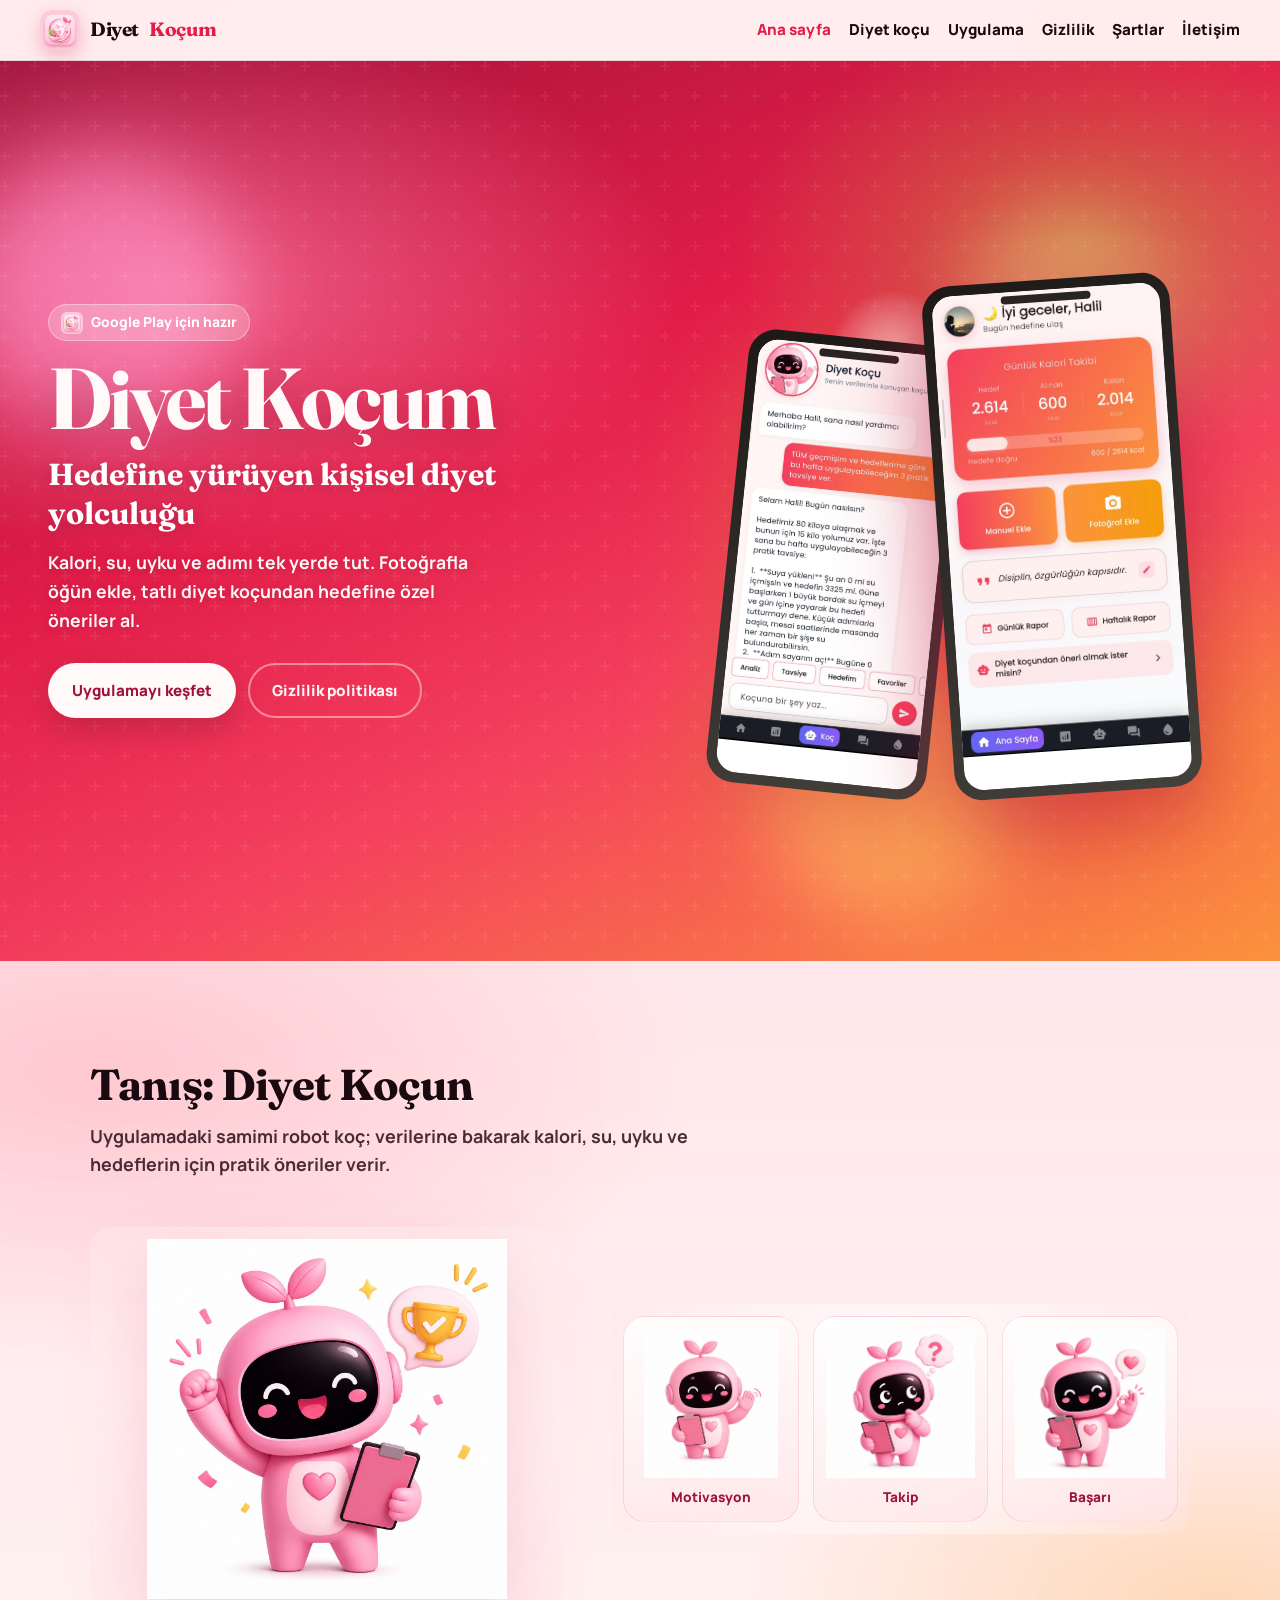
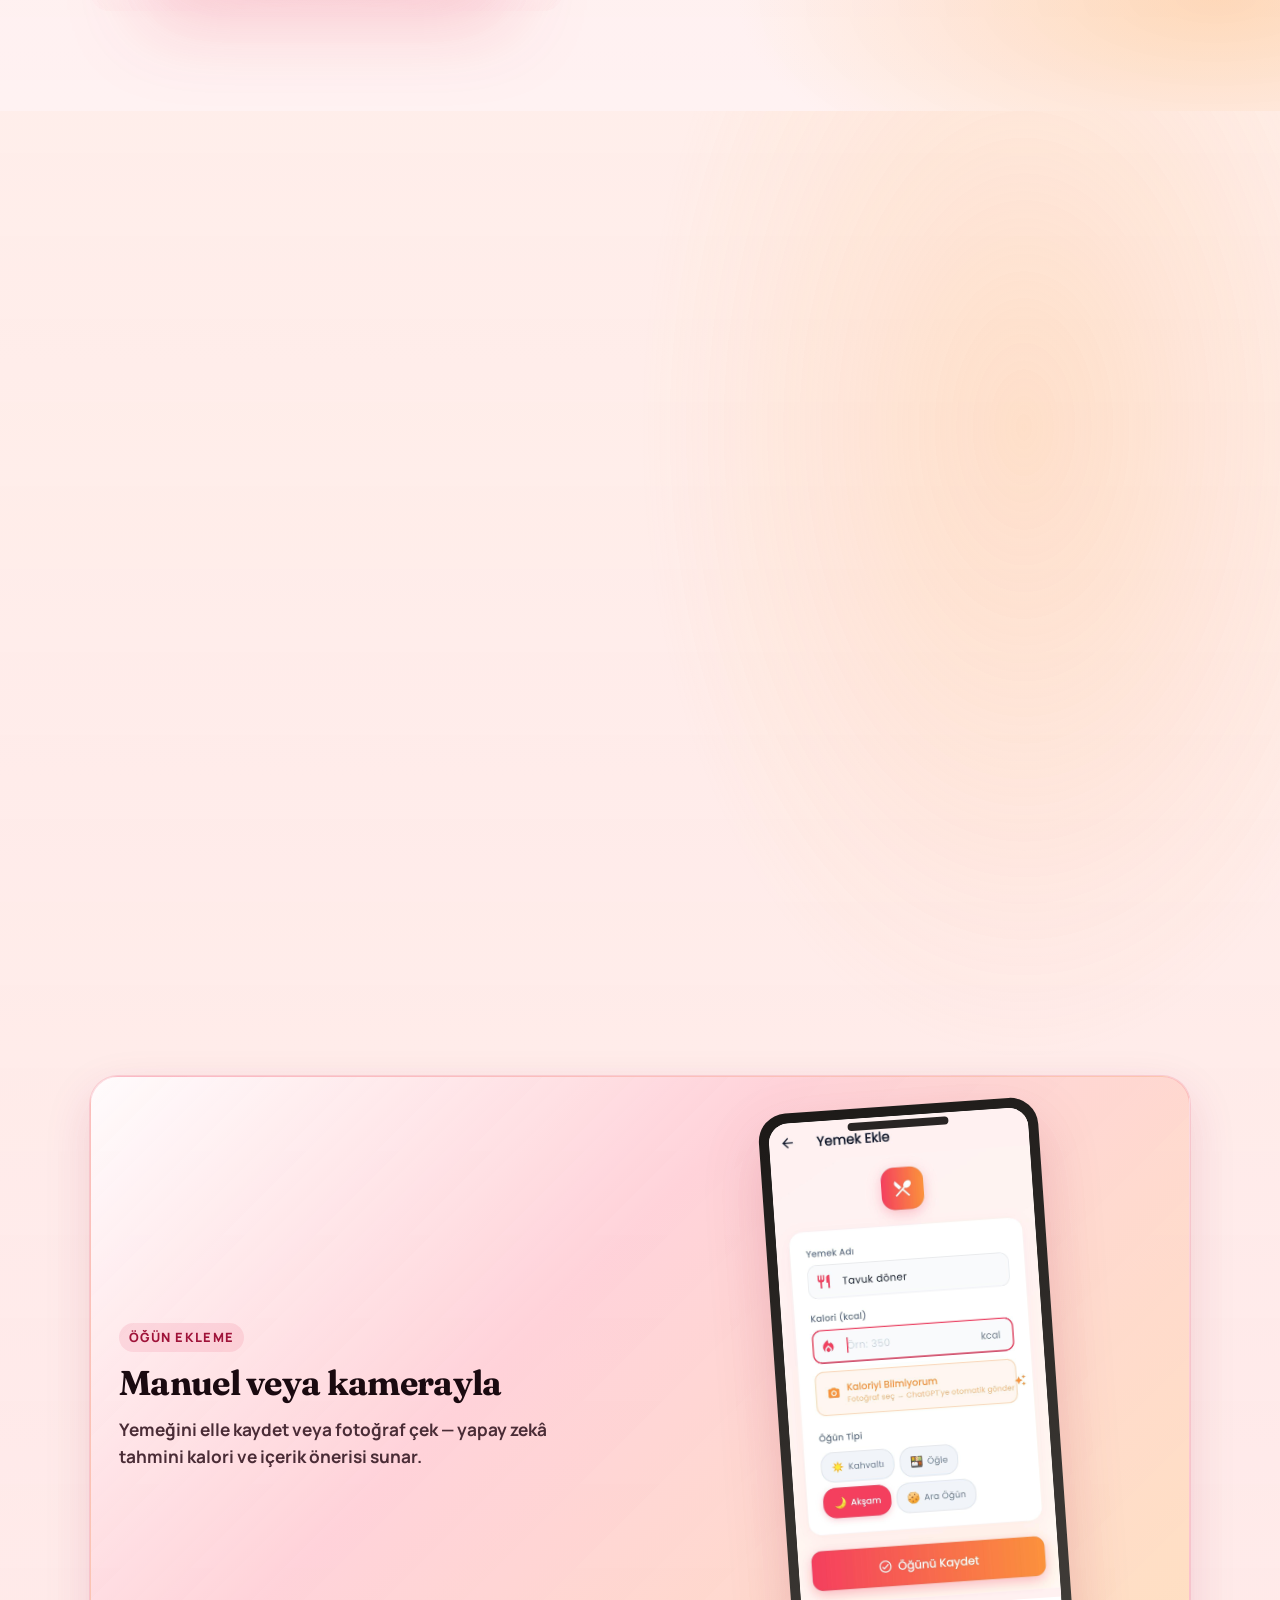
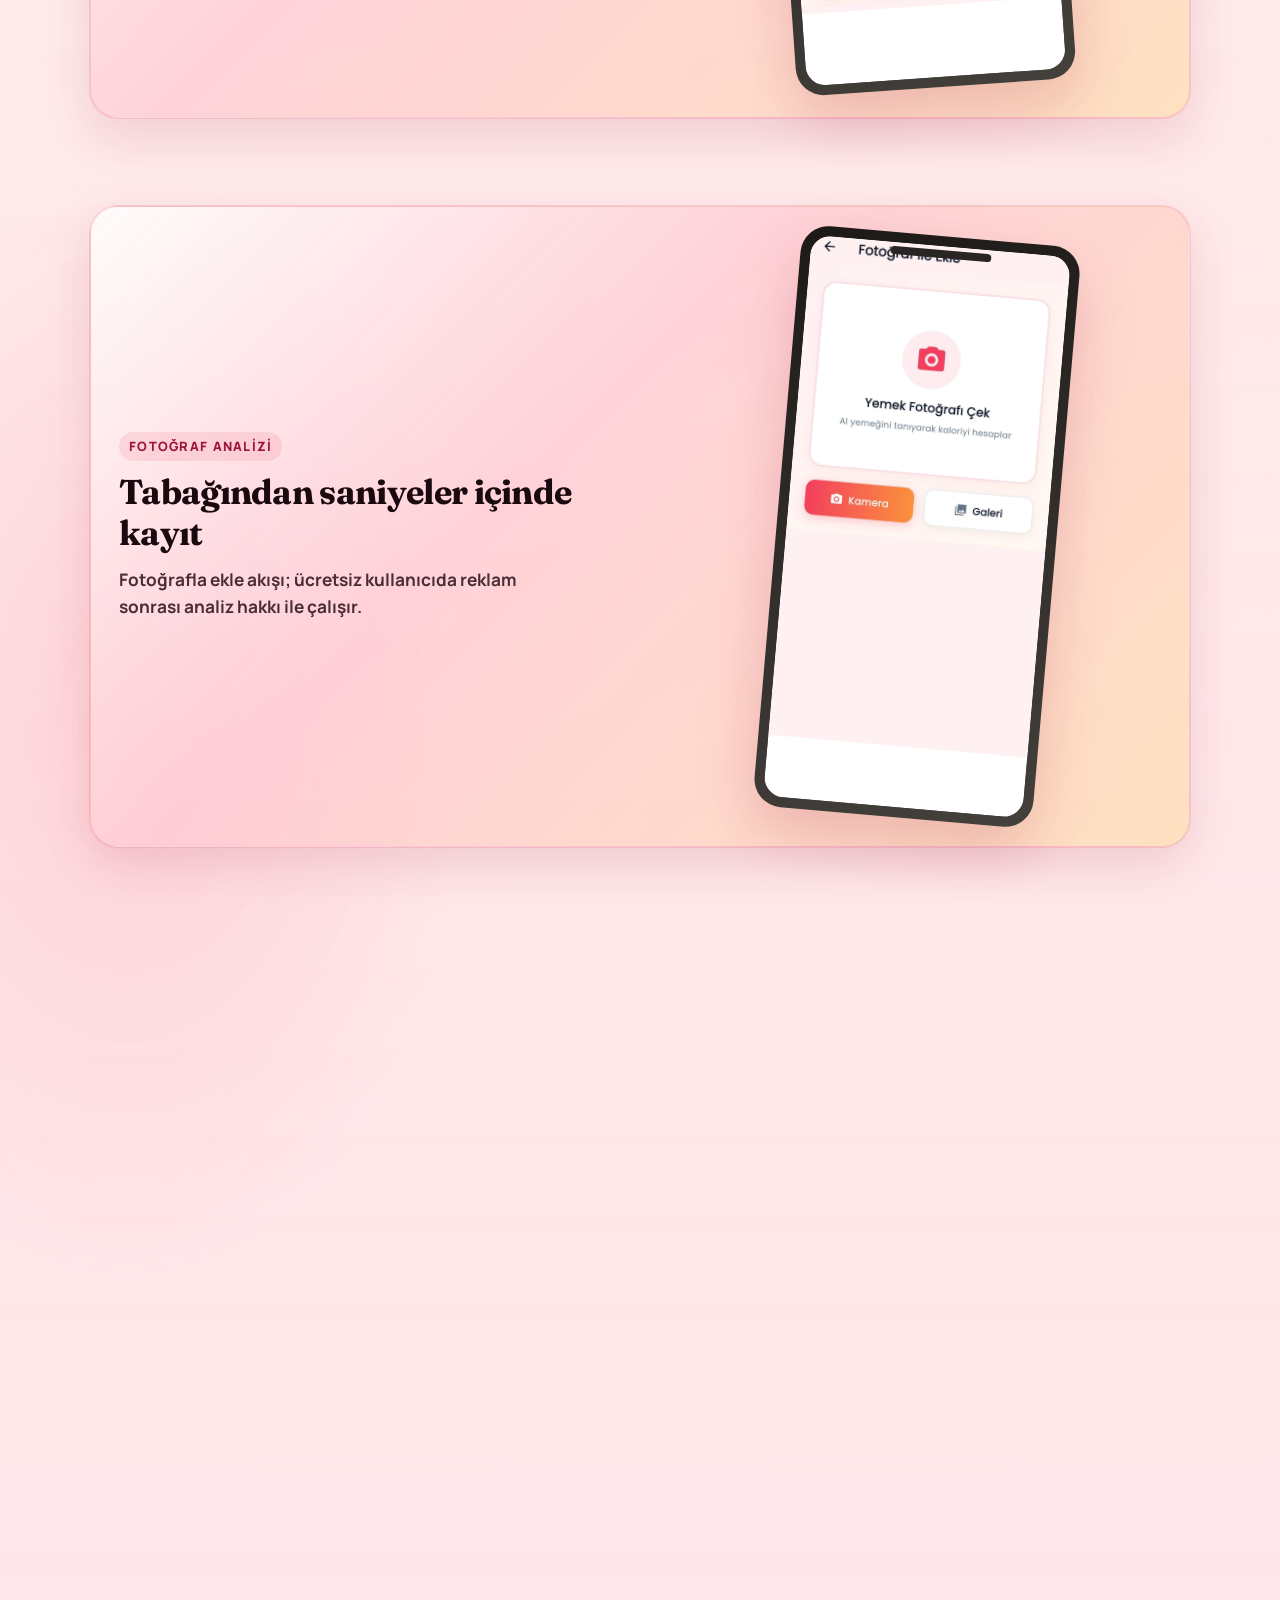
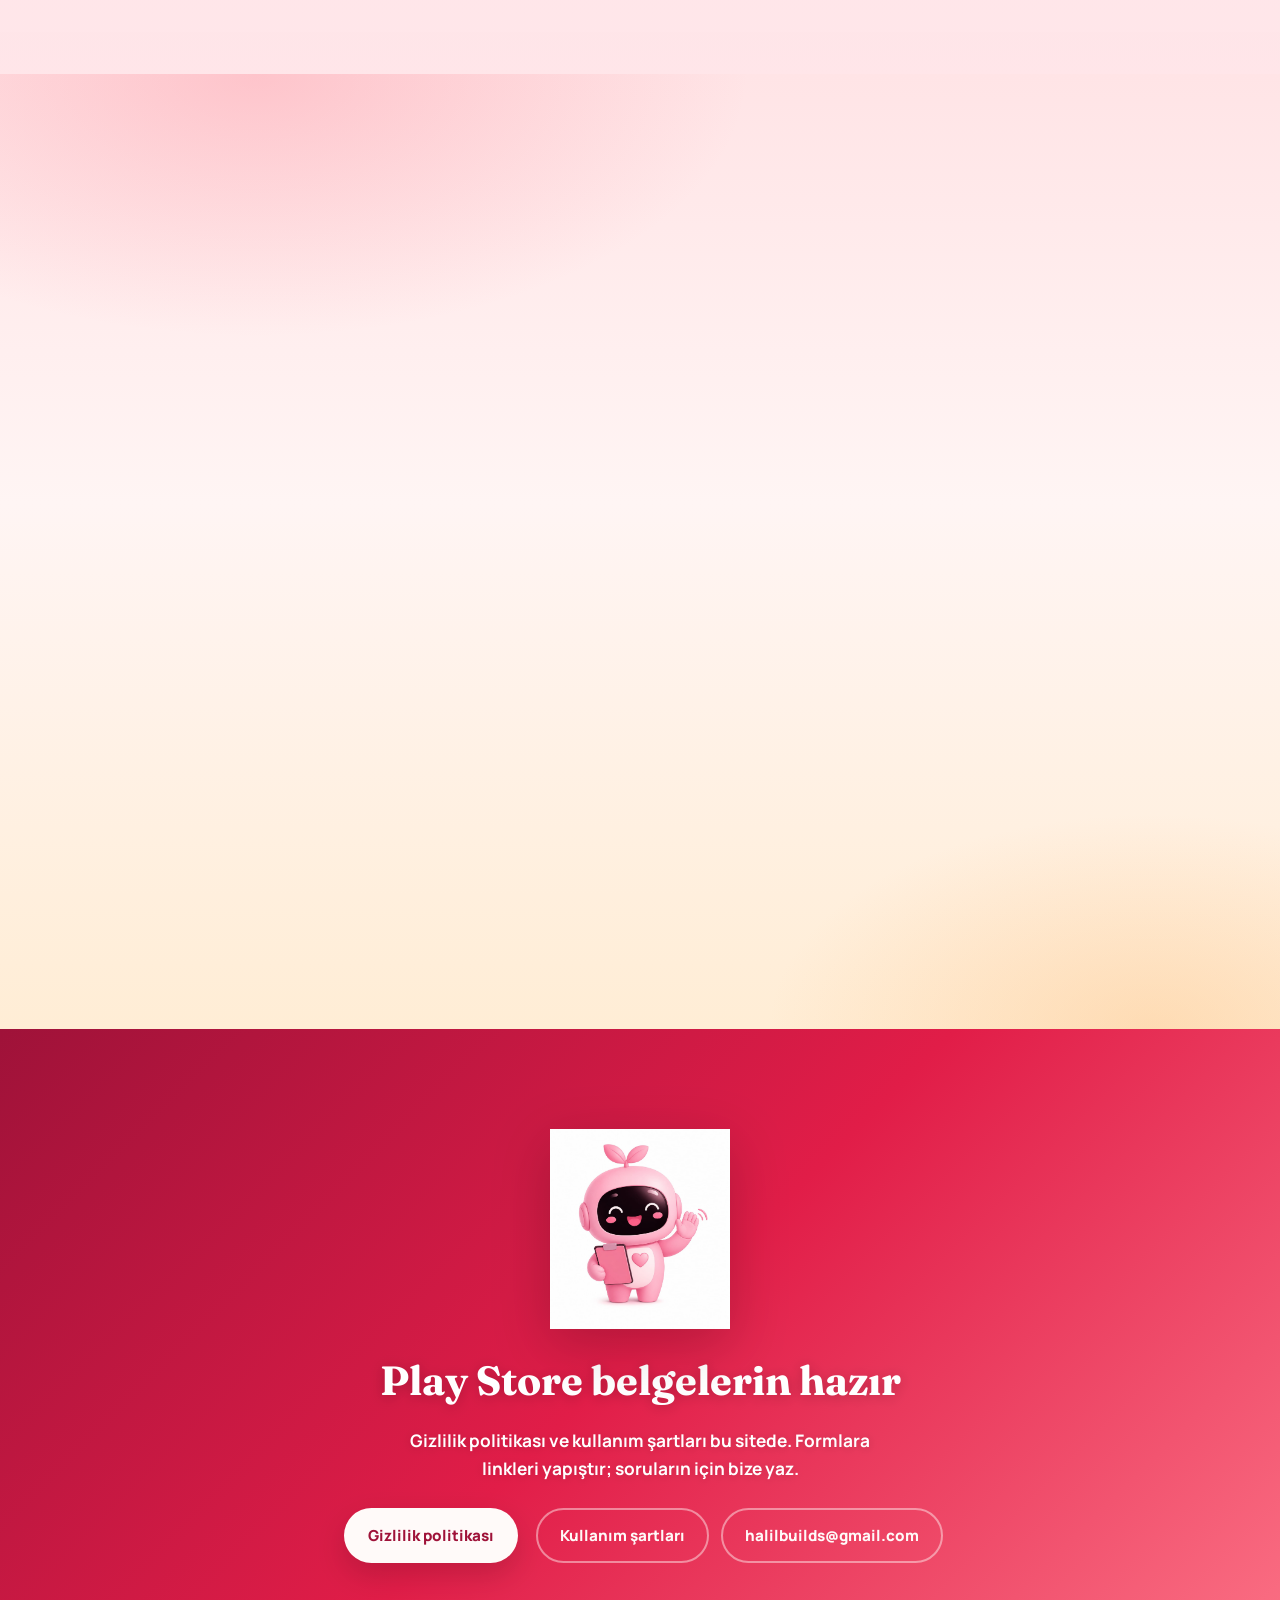
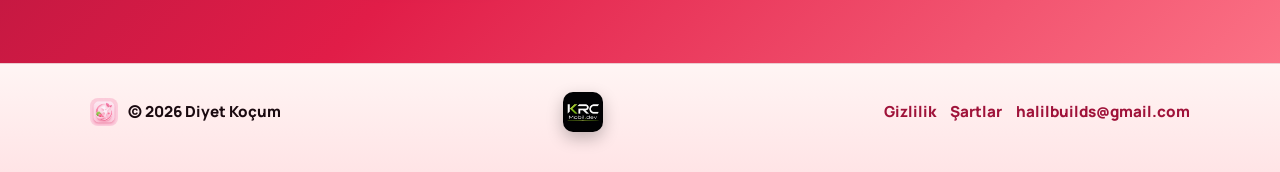
<file: index.html>
<!DOCTYPE html>
<html lang="tr">
<head>
  <meta charset="utf-8" />
  <meta name="viewport" content="width=device-width, initial-scale=1" />
  <title>Diyet Koçum — Akıllı diyet takip uygulaması</title>
  <meta
    name="description"
    content="Diyet Koçum: kalori, su, uyku ve adım takibi; yapay zekâ ile yemek analizi ve kişisel diyet koçu."
  />
  <meta name="theme-color" content="#e11d48" />
  <link rel="icon" href="favicon.jpeg" type="image/jpeg" />
  <link rel="apple-touch-icon" href="images/uygulama_iconu.jpeg" />
  <link rel="preconnect" href="https://fonts.googleapis.com" />
  <link rel="preconnect" href="https://fonts.gstatic.com" crossorigin />
  <link
    href="https://fonts.googleapis.com/css2?family=Fraunces:opsz,wght@9..144,500;9..144,700&family=Manrope:wght@400;600;700;800&display=swap"
    rel="stylesheet"
  />
  <link rel="stylesheet" href="css/styles.css" />
</head>
<body>
  <header class="site-header">
    <a class="logo" href="index.html">
      <img class="logo-app" src="images/uygulama_iconu.jpeg" alt="Diyet Koçum ikonu" width="40" height="40" />
      Diyet <span>Koçum</span>
    </a>
    <button class="nav-toggle" type="button" aria-label="Menüyü aç" aria-expanded="false">☰</button>
    <nav class="nav" aria-label="Ana menü">
      <a href="index.html" aria-current="page">Ana sayfa</a>
      <a href="#koc">Diyet koçu</a>
      <a href="#uygulama">Uygulama</a>
      <a href="privacy.html">Gizlilik</a>
      <a href="terms.html">Şartlar</a>
      <a href="mailto:halilbuilds@gmail.com">İletişim</a>
    </nav>
  </header>

  <main>
    <!-- HERO -->
    <section class="hero">
      <div class="glow glow-1" aria-hidden="true"></div>
      <div class="glow glow-2" aria-hidden="true"></div>
      <div class="glow glow-3" aria-hidden="true"></div>
      <div class="hero-copy">
        <div class="hero-badge">
          <img src="images/uygulama_iconu.jpeg" alt="" />
          Google Play için hazır
        </div>
        <p class="brand-mark">Diyet Koçum</p>
        <h1>Hedefine yürüyen kişisel diyet yolculuğu</h1>
        <p class="hero-lead">
          Kalori, su, uyku ve adımı tek yerde tut. Fotoğrafla öğün ekle,
          tatlı diyet koçundan hedefine özel öneriler al.
        </p>
        <div class="cta-row">
          <a class="btn btn-primary" href="#uygulama">Uygulamayı keşfet</a>
          <a class="btn btn-ghost" href="privacy.html">Gizlilik politikası</a>
        </div>
      </div>

      <div class="hero-stage">
        <div class="hero-cluster">
          <span class="orb orb-a"></span>
          <span class="orb orb-b"></span>
          <span class="orb orb-c"></span>
          <div class="hero-phone hero-phone-main">
            <div class="phone">
              <img src="images/anasayfa.jpeg" alt="Diyet Koçum ana sayfa ekranı" />
            </div>
          </div>
          <div class="hero-phone hero-phone-side">
            <div class="phone phone-tilt-right">
              <img src="images/chat.jpeg" alt="Sohbet ekranı" />
            </div>
          </div>
        </div>
      </div>
    </section>

    <!-- COACH -->
    <section class="section coach-band" id="koc">
      <div class="section-inner">
        <div class="section-head reveal">
          <h2>Tanış: Diyet Koçun</h2>
          <p>
            Uygulamadaki samimi robot koç; verilerine bakarak kalori, su, uyku
            ve hedeflerin için pratik öneriler verir.
          </p>
        </div>
        <div class="coach-layout">
          <div class="reveal">
            <img class="coach-main" src="images/koc1.jpeg" alt="Diyet Koçum maskotu — kutlama yapan pembe robot" />
          </div>
          <div class="coach-poses reveal">
            <figure>
              <img src="images/koc2.jpeg" alt="Koç poz 2" />
              <figcaption>Motivasyon</figcaption>
            </figure>
            <figure>
              <img src="images/koc3.jpeg" alt="Koç poz 3" />
              <figcaption>Takip</figcaption>
            </figure>
            <figure>
              <img src="images/koc4.jpeg" alt="Koç poz 4" />
              <figcaption>Başarı</figcaption>
            </figure>
          </div>
        </div>
      </div>
    </section>

    <!-- APP FEATURES -->
    <section class="section" id="uygulama">
      <div class="section-inner">
        <div class="section-head reveal">
          <h2>Uygulamanın içinden</h2>
          <p>Gerçek ekran görüntüleriyle Diyet Koçum deneyimi.</p>
        </div>

        <article class="feature-row reveal">
          <div class="feature-text">
            <span class="kicker">Ana sayfa</span>
            <h3>Günün kalori hedefi tek bakışta</h3>
            <p>
              Hedef, alınan ve kalan kalori; manuel veya fotoğrafla hızlı öğün
              ekleme; günlük / haftalık rapor kısayolları.
            </p>
          </div>
          <div class="feature-visual">
            <div class="phone phone-tilt-right">
              <img src="images/anasayfa.jpeg" alt="Ana sayfa — günlük kalori takibi" />
            </div>
          </div>
        </article>

        <article class="feature-row reverse reveal">
          <div class="feature-text">
            <span class="kicker">Öğün ekleme</span>
            <h3>Manuel veya kamerayla</h3>
            <p>
              Yemeğini elle kaydet veya fotoğraf çek — yapay zekâ tahmini kalori
              ve içerik önerisi sunar.
            </p>
          </div>
          <div class="feature-visual">
            <div class="phone">
              <img src="images/yemekekleme.jpeg" alt="Manuel yemek ekleme ekranı" />
            </div>
          </div>
        </article>

        <article class="feature-row reveal">
          <div class="feature-text">
            <span class="kicker">Fotoğraf analizi</span>
            <h3>Tabağından saniyeler içinde kayıt</h3>
            <p>
              Fotoğrafla ekle akışı; ücretsiz kullanıcıda reklam sonrası analiz
              hakkı ile çalışır.
            </p>
          </div>
          <div class="feature-visual">
            <div class="phone phone-tilt-right">
              <img src="images/fotoekleme.jpeg" alt="Fotoğraf ile yemek ekleme" />
            </div>
          </div>
        </article>

        <article class="feature-row reverse reveal">
          <div class="feature-text">
            <span class="kicker">Raporlar</span>
            <h3>Haftalık ilerleyişin net</h3>
            <p>
              Haftalık rapor ve geçmiş grafikleriyle trendini gör; öğün dağılımı
              ve beslenme düzenini incele.
            </p>
          </div>
          <div class="feature-visual">
            <div class="phone">
              <img src="images/haftalikrapor.jpeg" alt="Haftalık rapor ekranı" />
            </div>
          </div>
        </article>
      </div>
    </section>

    <!-- GALLERY -->
    <section class="section gallery-band" id="galeri">
      <div class="section-inner">
        <div class="section-head reveal">
          <h2>Daha fazla ekran</h2>
          <p>Takip, sosyal ve profil — hepsi bir arada.</p>
        </div>

        <div class="gallery-carousel reveal" data-carousel>
          <div class="carousel-stage">
            <button class="carousel-btn prev" type="button" aria-label="Önceki ekran">‹</button>

            <div class="carousel-stack" aria-live="polite">
              <figure class="carousel-slide" data-caption="Haftalık geçmiş">
                <img src="images/hft2.jpeg" alt="Haftalık rapor geçmişi" />
              </figure>
              <figure class="carousel-slide" data-caption="Genel takip">
                <img src="images/geneltakip.jpeg" alt="Genel takip ekranı" />
              </figure>
              <figure class="carousel-slide" data-caption="Öğün dağılımı">
                <img src="images/ogundagilimi.jpeg" alt="Öğün dağılımı" />
              </figure>
              <figure class="carousel-slide" data-caption="Beslenme &amp; kilo tahmini">
                <img src="images/beslenme.jpeg" alt="Beslenme düzeni ve kilo tahmini" />
              </figure>
              <figure class="carousel-slide" data-caption="Su takibi">
                <img src="images/sss2.jpeg" alt="Su takibi" />
              </figure>
              <figure class="carousel-slide" data-caption="Hedef &amp; BMI">
                <img src="images/hedefbmi.jpeg" alt="Hedef ve BMI" />
              </figure>
              <figure class="carousel-slide" data-caption="Özel sohbet">
                <img src="images/chat.jpeg" alt="Özel sohbet" />
              </figure>
              <figure class="carousel-slide" data-caption="Topluluk">
                <img src="images/topluluk.jpeg" alt="Topluluk mesajları" />
              </figure>
              <figure class="carousel-slide" data-caption="Profil">
                <img src="images/pp.jpeg" alt="Profil bilgileri" />
              </figure>
            </div>

            <button class="carousel-btn next" type="button" aria-label="Sonraki ekran">›</button>
          </div>

          <p class="carousel-caption" data-carousel-caption>Haftalık geçmiş</p>
          <div class="carousel-progress" aria-hidden="true"><span data-carousel-progress></span></div>
          <div class="carousel-dots" data-carousel-dots></div>
        </div>
      </div>
    </section>

    <!-- CTA -->
    <section class="section cta-band">
      <div class="section-inner reveal">
        <img class="cta-mascot" src="images/koc2.jpeg" alt="" />
        <h2>Play Store belgelerin hazır</h2>
        <p>
          Gizlilik politikası ve kullanım şartları bu sitede. Formlara linkleri
          yapıştır; soruların için bize yaz.
        </p>
        <div class="cta-row" style="justify-content: center">
          <a class="btn btn-primary" href="privacy.html">Gizlilik politikası</a>
          <a class="btn btn-ghost" href="terms.html">Kullanım şartları</a>
          <a class="btn btn-ghost" href="mailto:halilbuilds@gmail.com">halilbuilds@gmail.com</a>
        </div>
      </div>
    </section>
  </main>

  <footer class="site-footer">
    <div class="footer-inner">
      <div class="footer-brand">
        <img src="images/uygulama_iconu.jpeg" alt="" />
        © 2026 Diyet Koçum
      </div>
      <img class="footer-marka" src="images/marka.jpeg" alt="KRC Mobil.dev" />
      <nav aria-label="Alt menü">
        <a href="privacy.html">Gizlilik</a>
        <a href="terms.html">Şartlar</a>
        <a href="mailto:halilbuilds@gmail.com">halilbuilds@gmail.com</a>
      </nav>
    </div>
  </footer>

  <script src="js/site.js"></script>
</body>
</html>
</file>
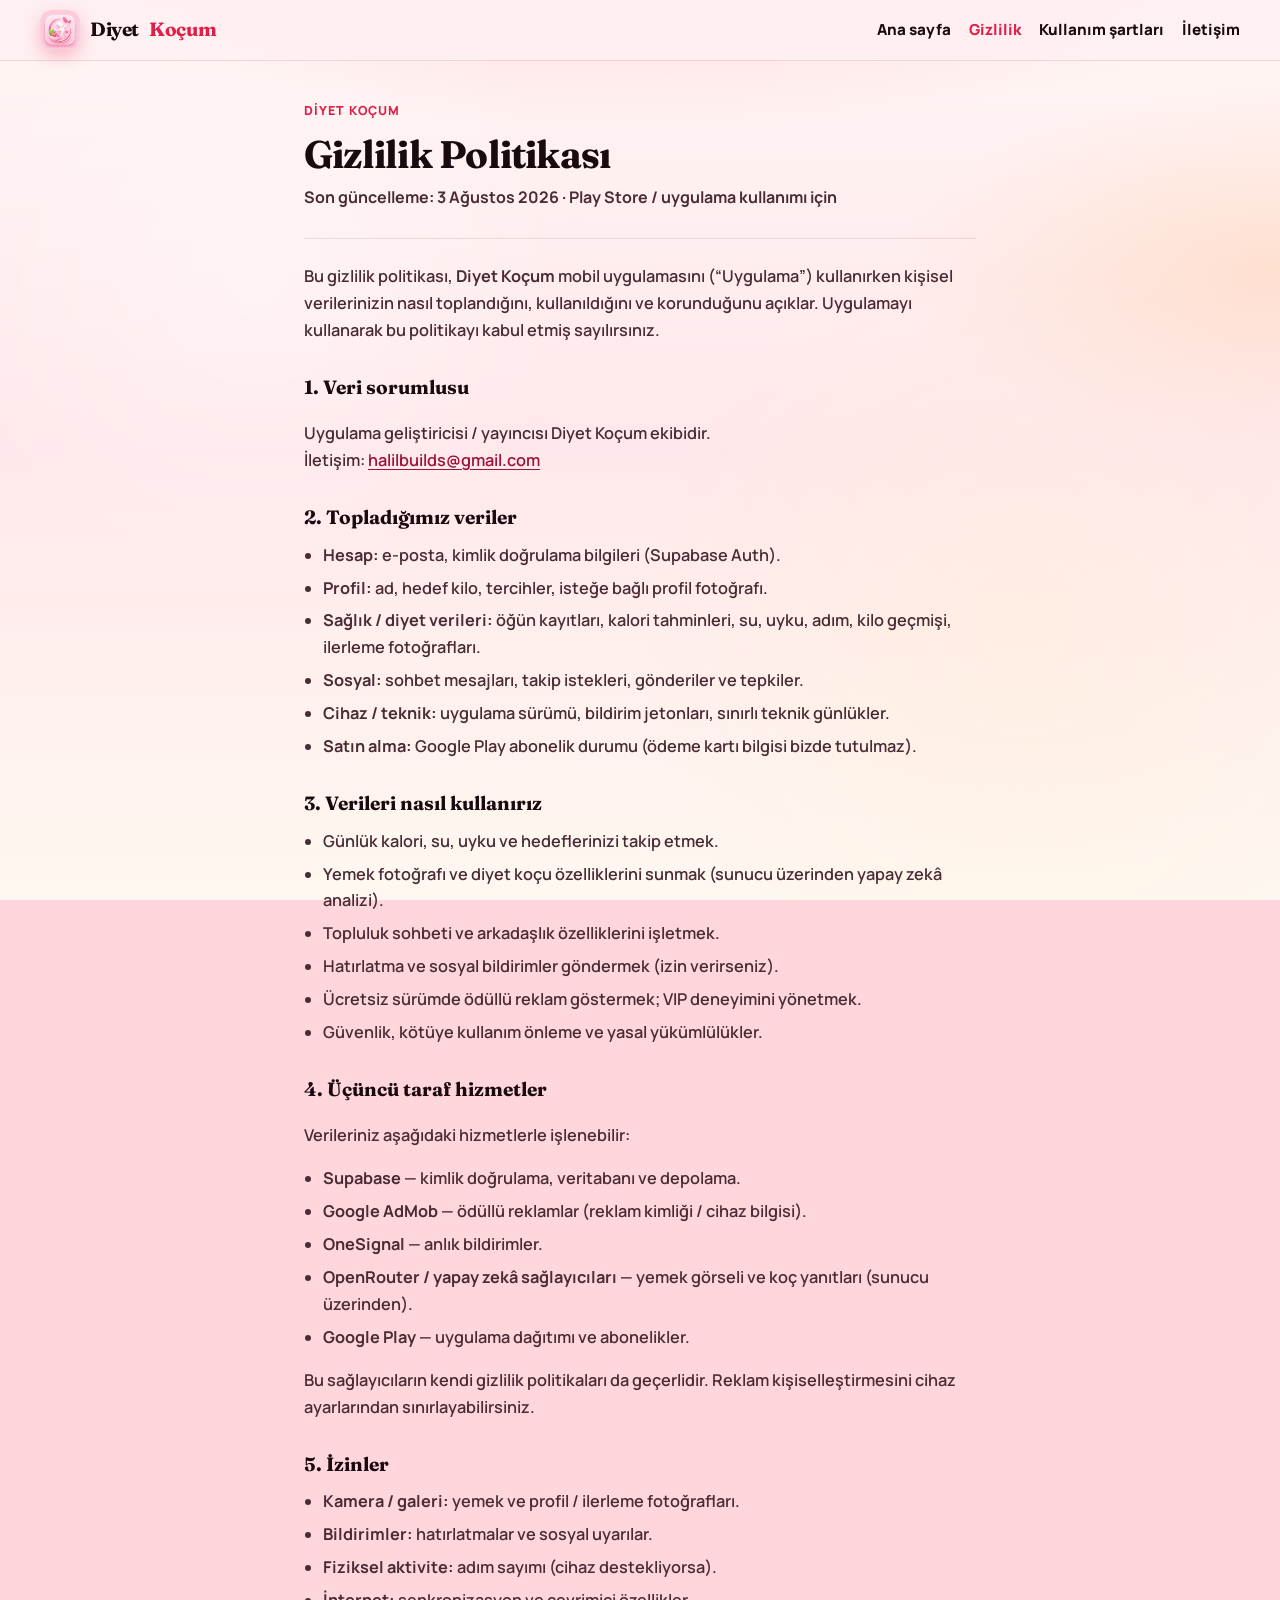
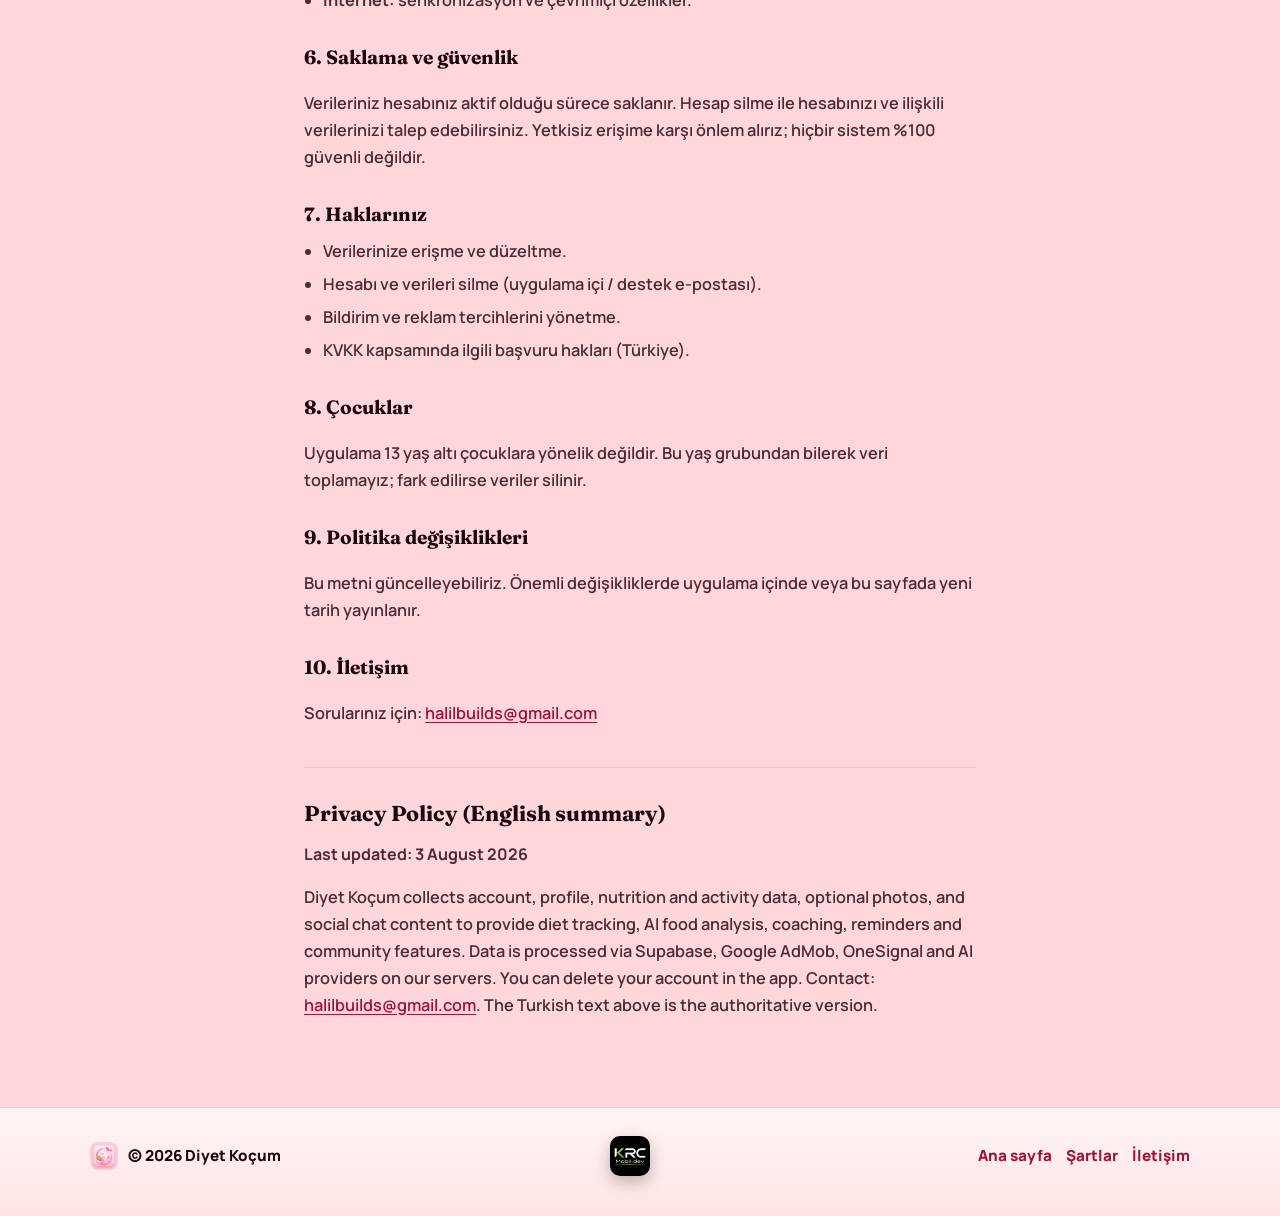
<file: privacy.html>
<!DOCTYPE html>
<html lang="tr">
<head>
  <meta charset="utf-8" />
  <meta name="viewport" content="width=device-width, initial-scale=1" />
  <title>Gizlilik Politikası — Diyet Koçum</title>
  <meta name="description" content="Diyet Koçum uygulaması gizlilik politikası (KVKK / Play Store)." />
  <meta name="theme-color" content="#e11d48" />
  <link rel="icon" href="favicon.jpeg" type="image/jpeg" />
  <link rel="apple-touch-icon" href="images/uygulama_iconu.jpeg" />
  <link rel="preconnect" href="https://fonts.googleapis.com" />
  <link rel="preconnect" href="https://fonts.gstatic.com" crossorigin />
  <link
    href="https://fonts.googleapis.com/css2?family=Fraunces:opsz,wght@9..144,500;9..144,700&family=Manrope:wght@400;600;700;800&display=swap"
    rel="stylesheet"
  />
  <link rel="stylesheet" href="css/styles.css" />
</head>
<body class="legal-page">
  <header class="site-header">
    <a class="logo" href="index.html">
      <img class="logo-app" src="images/uygulama_iconu.jpeg" alt="Diyet Koçum ikonu" width="40" height="40" />
      Diyet <span>Koçum</span>
    </a>
    <button class="nav-toggle" type="button" aria-label="Menüyü aç" aria-expanded="false">☰</button>
    <nav class="nav" aria-label="Ana menü">
      <a href="index.html">Ana sayfa</a>
      <a href="privacy.html" aria-current="page">Gizlilik</a>
      <a href="terms.html">Kullanım şartları</a>
      <a href="mailto:halilbuilds@gmail.com">İletişim</a>
    </nav>
  </header>

  <main class="legal-wrap">
    <p class="eyebrow">Diyet Koçum</p>
    <h1>Gizlilik Politikası</h1>
    <p class="meta">Son güncelleme: 3 Ağustos 2026 · Play Store / uygulama kullanımı için</p>

    <article class="legal-body">
      <p>
        Bu gizlilik politikası, <strong>Diyet Koçum</strong> mobil uygulamasını
        (“Uygulama”) kullanırken kişisel verilerinizin nasıl toplandığını,
        kullanıldığını ve korunduğunu açıklar. Uygulamayı kullanarak bu politikayı
        kabul etmiş sayılırsınız.
      </p>

      <h2>1. Veri sorumlusu</h2>
      <p>
        Uygulama geliştiricisi / yayıncısı Diyet Koçum ekibidir.<br />
        İletişim:
        <a href="mailto:halilbuilds@gmail.com">halilbuilds@gmail.com</a>
      </p>

      <h2>2. Topladığımız veriler</h2>
      <ul>
        <li><strong>Hesap:</strong> e-posta, kimlik doğrulama bilgileri (Supabase Auth).</li>
        <li><strong>Profil:</strong> ad, hedef kilo, tercihler, isteğe bağlı profil fotoğrafı.</li>
        <li><strong>Sağlık / diyet verileri:</strong> öğün kayıtları, kalori tahminleri, su, uyku, adım, kilo geçmişi, ilerleme fotoğrafları.</li>
        <li><strong>Sosyal:</strong> sohbet mesajları, takip istekleri, gönderiler ve tepkiler.</li>
        <li><strong>Cihaz / teknik:</strong> uygulama sürümü, bildirim jetonları, sınırlı teknik günlükler.</li>
        <li><strong>Satın alma:</strong> Google Play abonelik durumu (ödeme kartı bilgisi bizde tutulmaz).</li>
      </ul>

      <h2>3. Verileri nasıl kullanırız</h2>
      <ul>
        <li>Günlük kalori, su, uyku ve hedeflerinizi takip etmek.</li>
        <li>Yemek fotoğrafı ve diyet koçu özelliklerini sunmak (sunucu üzerinden yapay zekâ analizi).</li>
        <li>Topluluk sohbeti ve arkadaşlık özelliklerini işletmek.</li>
        <li>Hatırlatma ve sosyal bildirimler göndermek (izin verirseniz).</li>
        <li>Ücretsiz sürümde ödüllü reklam göstermek; VIP deneyimini yönetmek.</li>
        <li>Güvenlik, kötüye kullanım önleme ve yasal yükümlülükler.</li>
      </ul>

      <h2>4. Üçüncü taraf hizmetler</h2>
      <p>Verileriniz aşağıdaki hizmetlerle işlenebilir:</p>
      <ul>
        <li><strong>Supabase</strong> — kimlik doğrulama, veritabanı ve depolama.</li>
        <li><strong>Google AdMob</strong> — ödüllü reklamlar (reklam kimliği / cihaz bilgisi).</li>
        <li><strong>OneSignal</strong> — anlık bildirimler.</li>
        <li><strong>OpenRouter / yapay zekâ sağlayıcıları</strong> — yemek görseli ve koç yanıtları (sunucu üzerinden).</li>
        <li><strong>Google Play</strong> — uygulama dağıtımı ve abonelikler.</li>
      </ul>
      <p>
        Bu sağlayıcıların kendi gizlilik politikaları da geçerlidir. Reklam
        kişiselleştirmesini cihaz ayarlarından sınırlayabilirsiniz.
      </p>

      <h2>5. İzinler</h2>
      <ul>
        <li><strong>Kamera / galeri:</strong> yemek ve profil / ilerleme fotoğrafları.</li>
        <li><strong>Bildirimler:</strong> hatırlatmalar ve sosyal uyarılar.</li>
        <li><strong>Fiziksel aktivite:</strong> adım sayımı (cihaz destekliyorsa).</li>
        <li><strong>İnternet:</strong> senkronizasyon ve çevrimiçi özellikler.</li>
      </ul>

      <h2>6. Saklama ve güvenlik</h2>
      <p>
        Verileriniz hesabınız aktif olduğu sürece saklanır. Hesap silme ile
        hesabınızı ve ilişkili verilerinizi talep edebilirsiniz. Yetkisiz erişime
        karşı önlem alırız; hiçbir sistem %100 güvenli değildir.
      </p>

      <h2>7. Haklarınız</h2>
      <ul>
        <li>Verilerinize erişme ve düzeltme.</li>
        <li>Hesabı ve verileri silme (uygulama içi / destek e-postası).</li>
        <li>Bildirim ve reklam tercihlerini yönetme.</li>
        <li>KVKK kapsamında ilgili başvuru hakları (Türkiye).</li>
      </ul>

      <h2>8. Çocuklar</h2>
      <p>
        Uygulama 13 yaş altı çocuklara yönelik değildir. Bu yaş grubundan bilerek
        veri toplamayız; fark edilirse veriler silinir.
      </p>

      <h2>9. Politika değişiklikleri</h2>
      <p>
        Bu metni güncelleyebiliriz. Önemli değişikliklerde uygulama içinde veya
        bu sayfada yeni tarih yayınlanır.
      </p>

      <h2>10. İletişim</h2>
      <p>
        Sorularınız için:
        <a href="mailto:halilbuilds@gmail.com">halilbuilds@gmail.com</a>
      </p>

      <div class="en-block">
        <h2>Privacy Policy (English summary)</h2>
        <p class="meta" style="margin-bottom: 12px">Last updated: 3 August 2026</p>
        <p>
          Diyet Koçum collects account, profile, nutrition and activity data,
          optional photos, and social chat content to provide diet tracking, AI
          food analysis, coaching, reminders and community features. Data is
          processed via Supabase, Google AdMob, OneSignal and AI providers on our
          servers. You can delete your account in the app. Contact:
          <a href="mailto:halilbuilds@gmail.com">halilbuilds@gmail.com</a>.
          The Turkish text above is the authoritative version.
        </p>
      </div>
    </article>
  </main>

  <footer class="site-footer">
    <div class="footer-inner">
      <div class="footer-brand">
        <img src="images/uygulama_iconu.jpeg" alt="" />
        © 2026 Diyet Koçum
      </div>
      <img class="footer-marka" src="images/marka.jpeg" alt="KRC Mobil.dev" />
      <nav aria-label="Alt menü">
        <a href="index.html">Ana sayfa</a>
        <a href="terms.html">Şartlar</a>
        <a href="mailto:halilbuilds@gmail.com">İletişim</a>
      </nav>
    </div>
  </footer>
  <script src="js/site.js"></script>
</body>
</html>
</file>
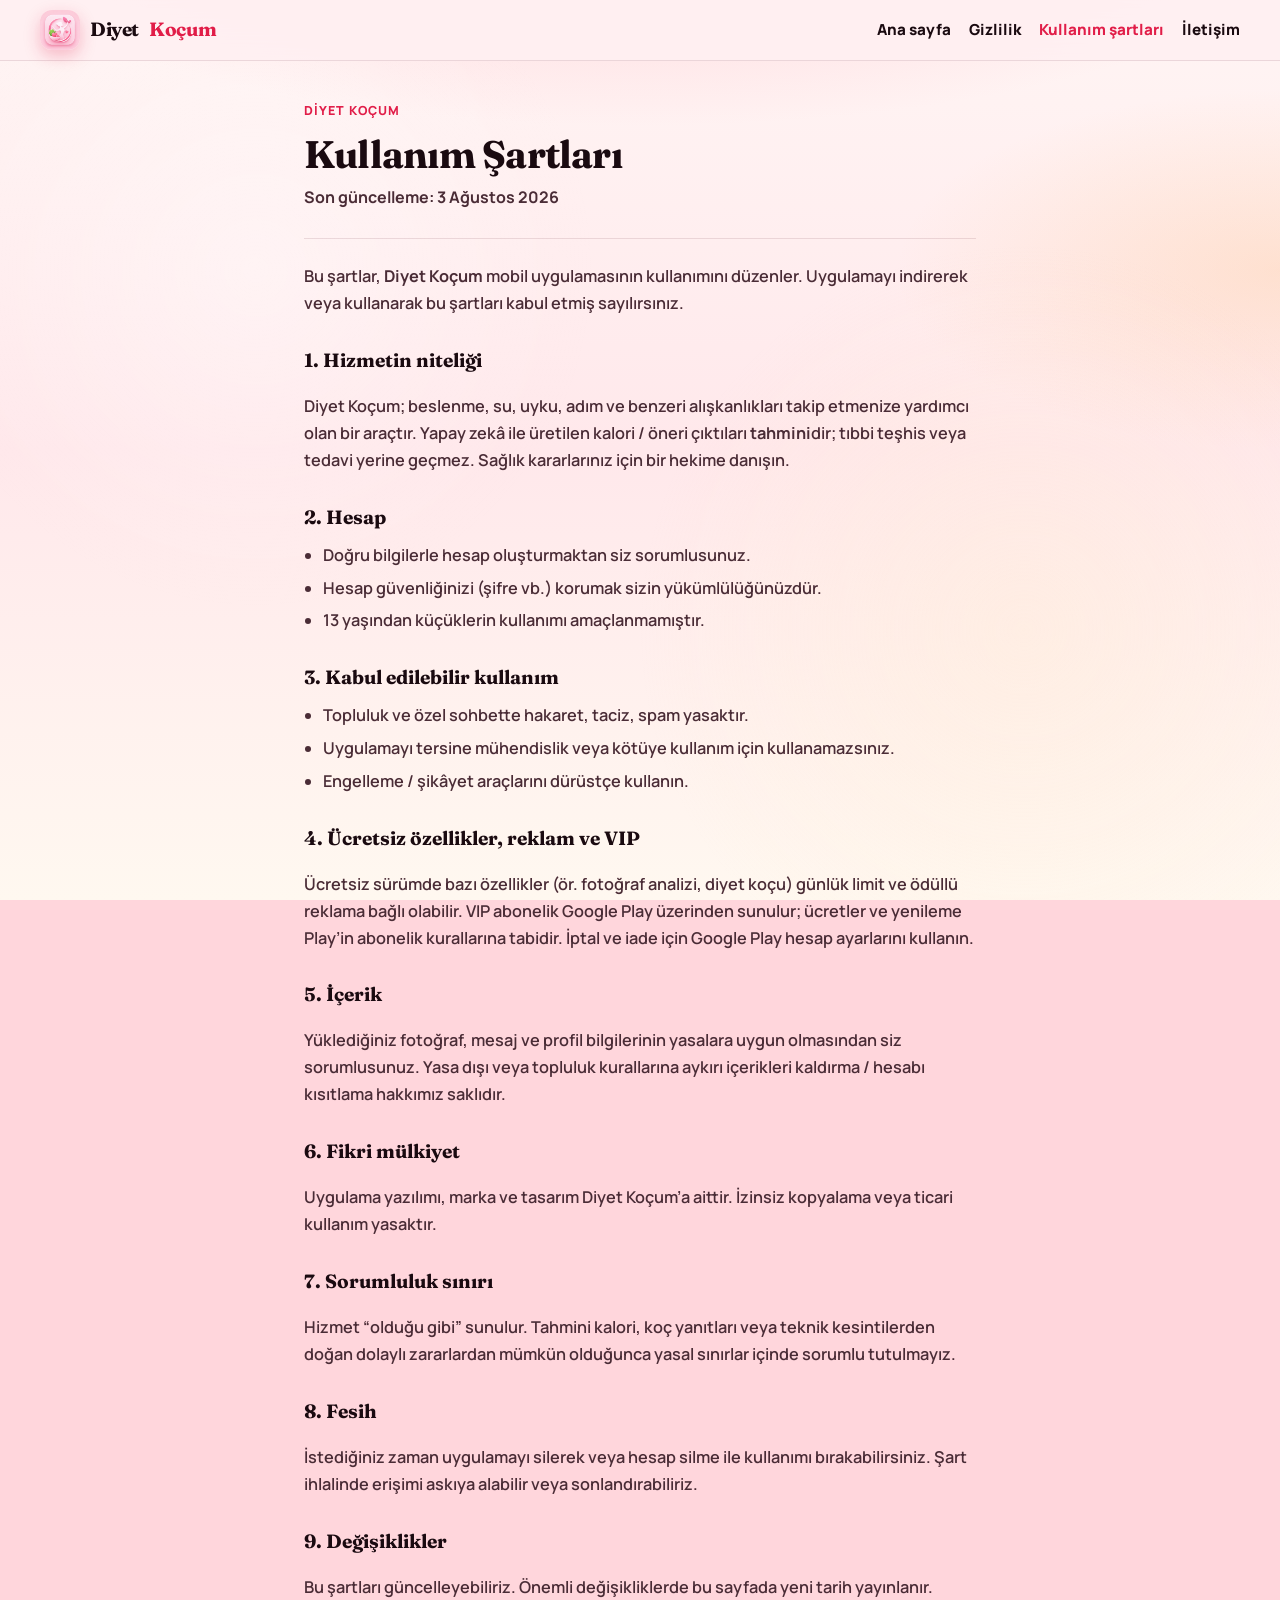
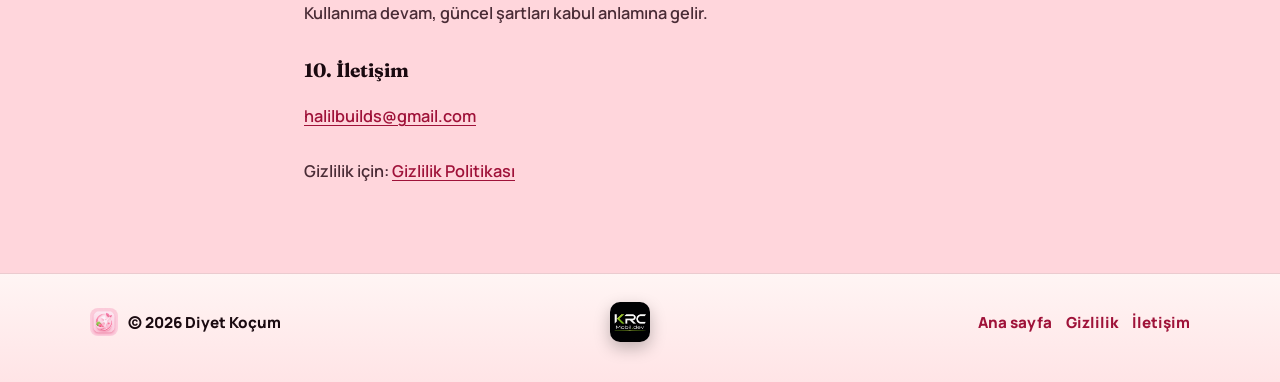
<file: terms.html>
<!DOCTYPE html>
<html lang="tr">
<head>
  <meta charset="utf-8" />
  <meta name="viewport" content="width=device-width, initial-scale=1" />
  <title>Kullanım Şartları — Diyet Koçum</title>
  <meta name="description" content="Diyet Koçum uygulaması kullanım şartları." />
  <meta name="theme-color" content="#e11d48" />
  <link rel="icon" href="favicon.jpeg" type="image/jpeg" />
  <link rel="apple-touch-icon" href="images/uygulama_iconu.jpeg" />
  <link rel="preconnect" href="https://fonts.googleapis.com" />
  <link rel="preconnect" href="https://fonts.gstatic.com" crossorigin />
  <link
    href="https://fonts.googleapis.com/css2?family=Fraunces:opsz,wght@9..144,500;9..144,700&family=Manrope:wght@400;600;700;800&display=swap"
    rel="stylesheet"
  />
  <link rel="stylesheet" href="css/styles.css" />
</head>
<body class="legal-page">
  <header class="site-header">
    <a class="logo" href="index.html">
      <img class="logo-app" src="images/uygulama_iconu.jpeg" alt="Diyet Koçum ikonu" width="40" height="40" />
      Diyet <span>Koçum</span>
    </a>
    <button class="nav-toggle" type="button" aria-label="Menüyü aç" aria-expanded="false">☰</button>
    <nav class="nav" aria-label="Ana menü">
      <a href="index.html">Ana sayfa</a>
      <a href="privacy.html">Gizlilik</a>
      <a href="terms.html" aria-current="page">Kullanım şartları</a>
      <a href="mailto:halilbuilds@gmail.com">İletişim</a>
    </nav>
  </header>

  <main class="legal-wrap">
    <p class="eyebrow">Diyet Koçum</p>
    <h1>Kullanım Şartları</h1>
    <p class="meta">Son güncelleme: 3 Ağustos 2026</p>

    <article class="legal-body">
      <p>
        Bu şartlar, <strong>Diyet Koçum</strong> mobil uygulamasının kullanımını
        düzenler. Uygulamayı indirerek veya kullanarak bu şartları kabul etmiş
        sayılırsınız.
      </p>

      <h2>1. Hizmetin niteliği</h2>
      <p>
        Diyet Koçum; beslenme, su, uyku, adım ve benzeri alışkanlıkları takip
        etmenize yardımcı olan bir araçtır. Yapay zekâ ile üretilen kalori /
        öneri çıktıları <strong>tahmini</strong>dir; tıbbi teşhis veya tedavi
        yerine geçmez. Sağlık kararlarınız için bir hekime danışın.
      </p>

      <h2>2. Hesap</h2>
      <ul>
        <li>Doğru bilgilerle hesap oluşturmaktan siz sorumlusunuz.</li>
        <li>Hesap güvenliğinizi (şifre vb.) korumak sizin yükümlülüğünüzdür.</li>
        <li>13 yaşından küçüklerin kullanımı amaçlanmamıştır.</li>
      </ul>

      <h2>3. Kabul edilebilir kullanım</h2>
      <ul>
        <li>Topluluk ve özel sohbette hakaret, taciz, spam yasaktır.</li>
        <li>Uygulamayı tersine mühendislik veya kötüye kullanım için kullanamazsınız.</li>
        <li>Engelleme / şikâyet araçlarını dürüstçe kullanın.</li>
      </ul>

      <h2>4. Ücretsiz özellikler, reklam ve VIP</h2>
      <p>
        Ücretsiz sürümde bazı özellikler (ör. fotoğraf analizi, diyet koçu)
        günlük limit ve ödüllü reklama bağlı olabilir. VIP abonelik Google Play
        üzerinden sunulur; ücretler ve yenileme Play’in abonelik kurallarına
        tabidir. İptal ve iade için Google Play hesap ayarlarını kullanın.
      </p>

      <h2>5. İçerik</h2>
      <p>
        Yüklediğiniz fotoğraf, mesaj ve profil bilgilerinin yasalara uygun
        olmasından siz sorumlusunuz. Yasa dışı veya topluluk kurallarına aykırı
        içerikleri kaldırma / hesabı kısıtlama hakkımız saklıdır.
      </p>

      <h2>6. Fikri mülkiyet</h2>
      <p>
        Uygulama yazılımı, marka ve tasarım Diyet Koçum’a aittir. İzinsiz kopyalama
        veya ticari kullanım yasaktır.
      </p>

      <h2>7. Sorumluluk sınırı</h2>
      <p>
        Hizmet “olduğu gibi” sunulur. Tahmini kalori, koç yanıtları veya teknik
        kesintilerden doğan dolaylı zararlardan mümkün olduğunca yasal sınırlar
        içinde sorumlu tutulmayız.
      </p>

      <h2>8. Fesih</h2>
      <p>
        İstediğiniz zaman uygulamayı silerek veya hesap silme ile kullanımı
        bırakabilirsiniz. Şart ihlalinde erişimi askıya alabilir veya sonlandırabiliriz.
      </p>

      <h2>9. Değişiklikler</h2>
      <p>
        Bu şartları güncelleyebiliriz. Önemli değişikliklerde bu sayfada yeni
        tarih yayınlanır. Kullanıma devam, güncel şartları kabul anlamına gelir.
      </p>

      <h2>10. İletişim</h2>
      <p>
        <a href="mailto:halilbuilds@gmail.com">halilbuilds@gmail.com</a>
      </p>

      <p style="margin-top: 28px">
        Gizlilik için:
        <a href="privacy.html">Gizlilik Politikası</a>
      </p>
    </article>
  </main>

  <footer class="site-footer">
    <div class="footer-inner">
      <div class="footer-brand">
        <img src="images/uygulama_iconu.jpeg" alt="" />
        © 2026 Diyet Koçum
      </div>
      <img class="footer-marka" src="images/marka.jpeg" alt="KRC Mobil.dev" />
      <nav aria-label="Alt menü">
        <a href="index.html">Ana sayfa</a>
        <a href="privacy.html">Gizlilik</a>
        <a href="mailto:halilbuilds@gmail.com">İletişim</a>
      </nav>
    </div>
  </footer>
  <script src="js/site.js"></script>
</body>
</html>
</file>
<file: css/styles.css>
:root {
  --rose: #e11d48;
  --rose-deep: #9f1239;
  --peach: #ffe4e6;
  --ink: #1a0a10;
  --mute: #4a2c36;
  --paper: #fff5f4;
  --paper-deep: #ffe8eb;
  --blush: #ffd6dc;
  --cream: #fff8f0;
  --line: rgba(88, 28, 46, 0.12);
  --font-display: "Fraunces", Georgia, serif;
  --font-body: "Manrope", system-ui, sans-serif;
  --shadow: 0 24px 60px rgba(159, 18, 57, 0.2);
  --radius: 28px;
}

*,
*::before,
*::after {
  box-sizing: border-box;
}

html {
  scroll-behavior: smooth;
  scroll-padding-top: 84px;
}

::selection {
  background: rgba(225, 29, 72, 0.22);
  color: var(--ink);
}

:focus-visible {
  outline: 3px solid rgba(225, 29, 72, 0.45);
  outline-offset: 3px;
}

body {
  margin: 0;
  min-height: 100vh;
  font-family: var(--font-body);
  color: var(--ink);
  background-color: #ffd6dc;
  background-image:
    radial-gradient(ellipse 100% 70% at -10% -5%, #ff8fab 0%, transparent 52%),
    radial-gradient(ellipse 80% 60% at 110% 8%, #fdba74 0%, transparent 48%),
    radial-gradient(ellipse 70% 55% at 50% 45%, #fb7185 0%, transparent 55%),
    radial-gradient(ellipse 90% 60% at 20% 100%, #f43f5e 0%, transparent 50%),
    radial-gradient(ellipse 70% 50% at 95% 90%, #fbbf24 0%, transparent 45%),
    linear-gradient(165deg, #ffe4e6 0%, #ffc4d0 28%, #ffd8a8 58%, #fecdd3 100%);
  background-attachment: fixed;
  line-height: 1.65;
  -webkit-font-smoothing: antialiased;
  overflow-x: hidden;
  font-weight: 600;
}

body::before {
  content: "";
  position: fixed;
  inset: 0;
  z-index: -1;
  pointer-events: none;
  background:
    radial-gradient(circle at 20% 30%, rgba(255, 255, 255, 0.35), transparent 28%),
    radial-gradient(circle at 80% 70%, rgba(255, 237, 213, 0.4), transparent 32%);
  animation: bgPulse 10s ease-in-out infinite alternate;
}

img {
  max-width: 100%;
  display: block;
}

a {
  color: var(--rose-deep);
  text-underline-offset: 3px;
}

/* ── Header ── */
.site-header {
  position: sticky;
  top: 0;
  z-index: 50;
  display: flex;
  align-items: center;
  justify-content: space-between;
  gap: 12px;
  flex-wrap: wrap;
  padding: 10px clamp(14px, 4vw, 40px);
  background: rgba(255, 240, 242, 0.94);
  backdrop-filter: blur(16px);
  border-bottom: 1px solid var(--line);
}

.logo {
  display: inline-flex;
  align-items: center;
  gap: 10px;
  font-family: var(--font-display);
  font-weight: 700;
  font-size: 1.2rem;
  color: var(--ink);
  text-decoration: none;
  letter-spacing: -0.02em;
}

.logo-app,
.logo img.logo-app {
  width: 40px;
  height: 40px;
  border-radius: 12px;
  object-fit: cover;
  box-shadow: 0 6px 16px rgba(225, 29, 72, 0.25);
}

.logo span {
  color: var(--rose);
}

.nav {
  display: flex;
  flex-wrap: wrap;
  gap: 8px 18px;
  align-items: center;
}

.nav a {
  font-size: 0.95rem;
  font-weight: 800;
  color: var(--ink);
  text-decoration: none;
}

.nav a:hover,
.nav a[aria-current="page"] {
  color: var(--rose);
}

.nav-toggle {
  display: none;
  border: 0;
  background: var(--peach);
  color: var(--rose-deep);
  width: 44px;
  height: 44px;
  border-radius: 12px;
  font-size: 1.35rem;
  cursor: pointer;
}

@media (max-width: 760px) {
  .nav-toggle {
    display: grid;
    place-items: center;
  }

  .nav {
    display: none;
    position: absolute;
    top: 100%;
    left: 0;
    right: 0;
    flex-direction: column;
    align-items: stretch;
    gap: 0;
    padding: 8px 16px 16px;
    background: rgba(255, 240, 242, 0.98);
    border-bottom: 1px solid var(--line);
    box-shadow: 0 16px 40px rgba(159, 18, 57, 0.12);
  }

  .nav.open {
    display: flex;
  }

  .nav a {
    padding: 12px 4px;
    border-bottom: 1px solid var(--line);
  }
}

/* ── Hero ── */
.hero {
  position: relative;
  min-height: min(100svh, 900px);
  display: grid;
  grid-template-columns: 1.05fr 1fr;
  gap: clamp(24px, 5vw, 56px);
  align-items: center;
  padding: clamp(36px, 7vw, 80px) clamp(16px, 4vw, 48px);
  overflow: hidden;
  color: #fffaf9;
  background:
    radial-gradient(ellipse 70% 55% at 15% 25%, rgba(255, 120, 160, 0.7), transparent 55%),
    radial-gradient(ellipse 55% 50% at 85% 20%, rgba(163, 230, 53, 0.35), transparent 50%),
    radial-gradient(ellipse 60% 45% at 95% 75%, rgba(251, 146, 60, 0.55), transparent 50%),
    linear-gradient(155deg, #9f1239 0%, #e11d48 38%, #f43f5e 62%, #fb923c 100%);
}

.hero::before {
  content: "";
  position: absolute;
  inset: 0;
  background-image: url("data:image/svg+xml,%3Csvg width='60' height='60' viewBox='0 0 60 60' xmlns='http://www.w3.org/2000/svg'%3E%3Cg fill='%23ffffff' fill-opacity='0.06'%3E%3Cpath d='M36 34v-4h-2v4h-4v2h4v4h2v-4h4v-2h-4zm0-30V0h-2v4h-4v2h4v4h2V6h4V4h-4zM6 34v-4H4v4H0v2h4v4h2v-4h4v-2H6zM6 4V0H4v4H0v2h4v4h2V6h4V4H6z'/%3E%3C/g%3E%3C/svg%3E");
  pointer-events: none;
  animation: drift 18s linear infinite;
}

.glow {
  position: absolute;
  border-radius: 50%;
  filter: blur(40px);
  pointer-events: none;
  z-index: 0;
  mix-blend-mode: screen;
}

.glow-1 {
  width: 280px;
  height: 280px;
  left: -40px;
  top: 10%;
  background: rgba(255, 100, 150, 0.65);
  animation: glowMove 7s ease-in-out infinite;
}

.glow-2 {
  width: 220px;
  height: 220px;
  right: 8%;
  top: 18%;
  background: rgba(190, 242, 100, 0.45);
  animation: glowMove 9s 1s ease-in-out infinite reverse;
}

.glow-3 {
  width: 260px;
  height: 260px;
  right: 20%;
  bottom: 5%;
  background: rgba(251, 191, 36, 0.5);
  animation: glowMove 8s 0.5s ease-in-out infinite;
}

.hero-copy,
.hero-stage {
  position: relative;
  z-index: 1;
}

.hero-copy {
  animation: rise 0.9s ease-out both;
}

.hero-badge {
  display: inline-flex;
  align-items: center;
  gap: 8px;
  padding: 6px 12px;
  border-radius: 999px;
  background: rgba(255, 250, 249, 0.22);
  border: 1px solid rgba(255, 250, 249, 0.4);
  font-size: 0.86rem;
  font-weight: 800;
  color: #fff;
  margin-bottom: 18px;
}

.hero-badge img {
  width: 22px;
  height: 22px;
  border-radius: 6px;
}

.hero .brand-mark {
  font-family: var(--font-display);
  font-size: clamp(3rem, 9vw, 5.4rem);
  font-weight: 700;
  line-height: 0.92;
  letter-spacing: -0.035em;
  margin: 0 0 16px;
  text-shadow: 0 10px 40px rgba(0, 0, 0, 0.18);
}

.hero h1 {
  font-family: var(--font-display);
  font-size: clamp(1.35rem, 3.2vw, 1.9rem);
  font-weight: 700;
  line-height: 1.3;
  margin: 0 0 14px;
  max-width: 22ch;
  color: #fff;
  text-shadow: 0 2px 16px rgba(0, 0, 0, 0.2);
}

.hero-lead {
  margin: 0 0 28px;
  max-width: 36ch;
  font-size: 1.1rem;
  font-weight: 700;
  color: #fff8f8;
  text-shadow: 0 1px 10px rgba(0, 0, 0, 0.18);
}

.cta-row {
  display: flex;
  flex-wrap: wrap;
  gap: 12px;
}

.btn {
  display: inline-flex;
  align-items: center;
  justify-content: center;
  padding: 13px 22px;
  border-radius: 999px;
  font-weight: 800;
  font-size: 0.95rem;
  text-decoration: none;
  border: 2px solid transparent;
  transition: transform 0.25s ease, background 0.25s ease, box-shadow 0.25s ease;
}

.btn:hover {
  transform: translateY(-3px);
}

.btn-primary {
  background: #fffaf9;
  color: var(--rose-deep);
  box-shadow: 0 12px 30px rgba(0, 0, 0, 0.15);
}

.btn-ghost {
  background: transparent;
  color: #fffaf9;
  border-color: rgba(255, 250, 249, 0.45);
}

.btn-primary:hover {
  box-shadow: 0 14px 36px rgba(163, 230, 53, 0.35), 0 12px 30px rgba(0, 0, 0, 0.15);
}

.hero-stage {
  display: grid;
  place-items: center;
  min-height: 460px;
  animation: rise 1.1s 0.15s ease-out both;
}

.hero-cluster {
  position: relative;
  width: min(100%, 460px);
  aspect-ratio: 1 / 1.05;
}

.hero-phone {
  position: absolute;
  z-index: 3;
}

.hero-phone-main {
  right: 0;
  top: 2%;
  width: 54%;
  filter: drop-shadow(0 28px 50px rgba(190, 18, 60, 0.45));
  animation: rise 1s 0.25s ease-out both;
}

.hero-phone-side {
  left: 0;
  top: 14%;
  width: 48%;
  z-index: 2;
  filter: drop-shadow(0 24px 44px rgba(251, 146, 60, 0.4));
  animation: rise 1.05s 0.4s ease-out both;
}

.hero-phone-side .phone {
  transform: rotate(6deg);
}

.orb {
  position: absolute;
  border-radius: 50%;
  filter: blur(1px);
  opacity: 0.7;
  animation: pulse 3.8s ease-in-out infinite;
}

.orb-a {
  width: 130px;
  height: 130px;
  background: radial-gradient(circle, #fff 0%, rgba(255, 255, 255, 0) 70%);
  top: 4%;
  left: 22%;
}

.orb-b {
  width: 90px;
  height: 90px;
  background: radial-gradient(circle, #bef264 0%, rgba(190, 242, 100, 0) 70%);
  bottom: 22%;
  right: 2%;
  animation-delay: 0.6s;
}

.orb-c {
  width: 70px;
  height: 70px;
  background: radial-gradient(circle, #fbbf24 0%, rgba(251, 191, 36, 0) 70%);
  top: 40%;
  left: 8%;
  animation-delay: 1.2s;
}

/* Phone mockup */
.phone {
  position: relative;
  border-radius: 28px;
  padding: 10px;
  background: linear-gradient(160deg, #1c1917, #44403c);
  box-shadow: var(--shadow);
  transform: rotate(-4deg);
}

.phone::before {
  content: "";
  position: absolute;
  top: 14px;
  left: 50%;
  transform: translateX(-50%);
  width: 36%;
  height: 8px;
  border-radius: 999px;
  background: #292524;
  z-index: 2;
}

.phone img {
  width: 100%;
  border-radius: 20px;
  aspect-ratio: 9 / 19.5;
  object-fit: contain;
  object-position: center top;
  background: #fff;
}

.phone-tilt-right {
  transform: rotate(5deg);
}

.phone-flat {
  transform: none;
}

/* Sections */
.section {
  position: relative;
  padding: clamp(56px, 9vw, 100px) clamp(16px, 4vw, 48px);
}

.section-inner {
  max-width: 1100px;
  margin: 0 auto;
}

.section-head {
  max-width: 640px;
  margin-bottom: clamp(28px, 5vw, 48px);
}

.section-head h2 {
  font-family: var(--font-display);
  font-size: clamp(1.85rem, 4vw, 2.7rem);
  font-weight: 700;
  letter-spacing: -0.02em;
  margin: 0 0 14px;
  line-height: 1.12;
  color: var(--ink);
  text-shadow: 0 1px 0 rgba(255, 255, 255, 0.4);
}

.section-head p {
  margin: 0;
  color: var(--mute);
  font-size: 1.12rem;
  font-weight: 700;
  line-height: 1.55;
}

.reveal {
  opacity: 0;
  transform: translateY(32px) scale(0.985);
  filter: saturate(0.85);
  transition:
    opacity 0.85s cubic-bezier(0.22, 1, 0.36, 1),
    transform 0.85s cubic-bezier(0.22, 1, 0.36, 1),
    filter 0.85s ease,
    box-shadow 0.85s ease,
    background-color 0.85s ease;
}

.reveal.in {
  opacity: 1;
  transform: translateY(0) scale(1);
  filter: saturate(1);
}

/* Soft wash behind reveal blocks — matches page blush */
.section-head.reveal.in,
.feature-text.reveal.in,
.coach-layout .reveal.in {
  border-radius: 20px;
}

.feature-row.reveal {
  padding: clamp(18px, 3vw, 28px);
  border-radius: 28px;
  background: transparent;
}

.feature-row.reveal.in {
  background:
    linear-gradient(
      135deg,
      rgba(255, 255, 255, 0.82),
      rgba(255, 200, 210, 0.7) 40%,
      rgba(255, 220, 170, 0.65)
    );
  box-shadow:
    0 18px 48px rgba(159, 18, 57, 0.14),
    0 0 0 1px rgba(225, 29, 72, 0.12);
  border: 1px solid rgba(225, 29, 72, 0.14);
}

/* Coach */
.coach-band {
  background:
    radial-gradient(ellipse 85% 70% at 8% 15%, rgba(255, 182, 193, 0.65), transparent 55%),
    radial-gradient(ellipse 75% 55% at 95% 85%, rgba(253, 186, 116, 0.45), transparent 50%),
    linear-gradient(180deg, rgba(255, 232, 235, 0.95), rgba(255, 245, 244, 0.9));
}

.coach-layout {
  display: grid;
  grid-template-columns: 0.9fr 1.1fr;
  gap: clamp(24px, 5vw, 48px);
  align-items: center;
}

.coach-main {
  width: min(100%, 360px);
  margin: 0 auto;
  filter: drop-shadow(0 24px 40px rgba(225, 29, 72, 0.2));
}

.coach-layout > .reveal {
  border-radius: 32px;
  padding: 12px;
}

.coach-layout > .reveal.in {
  background:
    radial-gradient(circle at 50% 40%, rgba(255, 255, 255, 0.75), rgba(255, 228, 230, 0.35));
}

.coach-poses {
  display: grid;
  grid-template-columns: repeat(3, 1fr);
  gap: 14px;
}

.coach-poses figure {
  margin: 0;
  padding: 12px;
  border-radius: 22px;
  background: linear-gradient(165deg, rgba(255, 255, 255, 0.9), rgba(255, 228, 230, 0.75));
  border: 1px solid rgba(225, 29, 72, 0.12);
  transition: transform 0.3s ease, box-shadow 0.3s ease;
}

.coach-poses figure:hover {
  transform: translateY(-6px) scale(1.02);
  box-shadow: 0 16px 36px rgba(225, 29, 72, 0.16);
}

.coach-poses img {
  width: 100%;
  aspect-ratio: 1;
  object-fit: contain;
}

.coach-poses figcaption {
  margin-top: 8px;
  font-size: 0.85rem;
  font-weight: 800;
  text-align: center;
  color: var(--rose-deep);
}

/* App features band */
#uygulama {
  background:
    radial-gradient(ellipse 60% 40% at 80% 10%, rgba(253, 186, 116, 0.28), transparent 50%),
    radial-gradient(ellipse 55% 35% at 10% 70%, rgba(251, 113, 133, 0.18), transparent 50%),
    linear-gradient(180deg, rgba(255, 248, 240, 0.7), rgba(255, 232, 235, 0.85));
}

/* Feature rows */
.feature-row {
  display: grid;
  grid-template-columns: 1fr 1fr;
  gap: clamp(28px, 5vw, 64px);
  align-items: center;
  margin-bottom: clamp(48px, 8vw, 88px);
}

.feature-row:last-child {
  margin-bottom: 0;
}

.feature-row.reverse .feature-visual {
  order: 2;
}

.feature-row.reverse .feature-text {
  order: 1;
}

.feature-text .kicker {
  display: inline-block;
  font-size: 0.8rem;
  font-weight: 800;
  letter-spacing: 0.1em;
  text-transform: uppercase;
  color: var(--rose-deep);
  margin-bottom: 10px;
  background: rgba(225, 29, 72, 0.1);
  padding: 4px 10px;
  border-radius: 999px;
}

.feature-text h3 {
  font-family: var(--font-display);
  font-size: clamp(1.55rem, 3.2vw, 2.15rem);
  font-weight: 700;
  margin: 0 0 12px;
  letter-spacing: -0.02em;
  line-height: 1.2;
  color: var(--ink);
}

.feature-text p {
  margin: 0;
  color: var(--mute);
  font-size: 1.08rem;
  font-weight: 700;
  max-width: 40ch;
  line-height: 1.6;
}

.feature-visual {
  display: grid;
  place-items: center;
}

.feature-visual .phone {
  width: min(100%, 280px);
}

/* Gallery carousel */
.gallery-band {
  background:
    radial-gradient(ellipse 70% 50% at 20% 0%, rgba(251, 113, 133, 0.28), transparent 55%),
    radial-gradient(ellipse 60% 45% at 90% 100%, rgba(253, 186, 116, 0.35), transparent 50%),
    linear-gradient(180deg, #ffe4e6 0%, #fff5f4 45%, #ffedd5 100%);
}

.gallery-carousel {
  max-width: 560px;
  margin: 0 auto;
  touch-action: pan-y;
}

.carousel-stage {
  position: relative;
  display: grid;
  grid-template-columns: auto 1fr auto;
  align-items: center;
  gap: clamp(8px, 2vw, 18px);
}

.carousel-stack {
  position: relative;
  width: min(100%, 280px);
  margin: 0 auto;
  aspect-ratio: 9 / 17;
  perspective: 900px;
  cursor: grab;
}

.carousel-stack:active {
  cursor: grabbing;
}

.carousel-progress {
  height: 3px;
  margin: 16px auto 0;
  max-width: 220px;
  border-radius: 999px;
  background: rgba(159, 18, 57, 0.12);
  overflow: hidden;
}

.carousel-progress > span {
  display: block;
  height: 100%;
  width: 0%;
  border-radius: inherit;
  background: linear-gradient(90deg, var(--rose), #fb923c);
  transform-origin: left center;
}

.carousel-slide {
  position: absolute;
  inset: 0;
  margin: 0;
  border-radius: 26px;
  overflow: hidden;
  background: linear-gradient(180deg, #fff, #fff1f2);
  border: 1px solid rgba(225, 29, 72, 0.14);
  box-shadow: 0 18px 40px rgba(159, 18, 57, 0.16);
  opacity: 0;
  visibility: hidden;
  transform: translateX(28%) scale(0.86) rotate(4deg);
  transition:
    transform 0.65s cubic-bezier(0.22, 1, 0.36, 1),
    opacity 0.55s ease,
    box-shadow 0.55s ease,
    filter 0.55s ease;
  pointer-events: none;
  z-index: 1;
}

.carousel-slide img {
  width: 100%;
  height: 100%;
  object-fit: contain;
  object-position: center top;
  background: #fff;
}

.carousel-slide.is-active {
  opacity: 1;
  visibility: visible;
  transform: translateX(0) scale(1) rotate(0deg);
  z-index: 3;
  pointer-events: auto;
  box-shadow:
    0 28px 56px rgba(159, 18, 57, 0.22),
    0 0 0 1px rgba(225, 29, 72, 0.08);
}

/* Peek of the next slide behind / beside */
.carousel-slide.is-next {
  opacity: 0.55;
  visibility: visible;
  transform: translateX(18%) scale(0.9) rotate(5deg);
  z-index: 2;
  filter: saturate(0.85) brightness(0.96);
  box-shadow: 0 14px 32px rgba(159, 18, 57, 0.12);
}

.carousel-slide.is-prev {
  opacity: 0;
  visibility: hidden;
  transform: translateX(-22%) scale(0.88) rotate(-4deg);
  z-index: 1;
}

.carousel-btn {
  width: 48px;
  height: 48px;
  border: 0;
  border-radius: 50%;
  cursor: pointer;
  font-size: 1.75rem;
  line-height: 1;
  font-weight: 700;
  color: var(--rose-deep);
  background: linear-gradient(160deg, #fff, #ffe4e6);
  box-shadow:
    0 10px 28px rgba(159, 18, 57, 0.18),
    0 0 0 1px rgba(225, 29, 72, 0.12);
  transition: transform 0.2s ease, background 0.2s ease, box-shadow 0.2s ease;
  z-index: 5;
}

.carousel-btn:hover {
  transform: scale(1.08);
  background: linear-gradient(160deg, #fff, #fecdd3);
  box-shadow: 0 14px 34px rgba(225, 29, 72, 0.25);
}

.carousel-btn:active {
  transform: scale(0.96);
}

.carousel-caption {
  margin: 18px 0 0;
  text-align: center;
  font-size: 1.05rem;
  font-weight: 800;
  color: var(--ink);
  min-height: 1.4em;
  transition: opacity 0.3s ease;
}

.carousel-dots {
  display: flex;
  flex-wrap: wrap;
  justify-content: center;
  gap: 8px;
  margin-top: 14px;
}

.carousel-dot {
  width: 9px;
  height: 9px;
  border: 0;
  padding: 0;
  border-radius: 999px;
  background: rgba(159, 18, 57, 0.22);
  cursor: pointer;
  transition: width 0.3s ease, background 0.3s ease;
}

.carousel-dot.is-active {
  width: 26px;
  background: linear-gradient(90deg, var(--rose), #fb923c);
}

/* CTA band */
.cta-band {
  position: relative;
  overflow: hidden;
  color: #fffaf9;
  background: linear-gradient(135deg, #9f1239, #e11d48 50%, #fb7185);
  text-align: center;
}

.cta-band .section-inner {
  position: relative;
  z-index: 1;
}

.cta-band h2 {
  font-family: var(--font-display);
  font-size: clamp(1.85rem, 4vw, 2.55rem);
  font-weight: 700;
  margin: 0 0 12px;
  color: #fff;
  text-shadow: 0 2px 14px rgba(0, 0, 0, 0.22);
}

.cta-band p {
  margin: 0 auto 24px;
  max-width: 42ch;
  color: #fff;
  font-weight: 700;
  font-size: 1.08rem;
  text-shadow: 0 1px 10px rgba(0, 0, 0, 0.18);
}

.cta-band .btn-primary {
  margin-inline: 6px;
}

.cta-mascot {
  width: min(180px, 40vw);
  margin: 0 auto 18px;
  filter: drop-shadow(0 16px 28px rgba(0, 0, 0, 0.2));
}

/* Legal */
.legal-page {
  background-image:
    radial-gradient(ellipse 90% 40% at 50% -10%, rgba(255, 182, 193, 0.55), transparent 60%),
    radial-gradient(ellipse 60% 40% at 100% 30%, rgba(253, 186, 116, 0.25), transparent 50%),
    linear-gradient(180deg, #fff5f4, #ffe8eb 50%, #fff8f0);
  background-attachment: fixed;
}

.legal-wrap {
  max-width: 720px;
  margin: 0 auto;
  padding: 40px clamp(16px, 4vw, 24px) 72px;
  animation: rise 0.7s ease-out both;
}

.legal-wrap .eyebrow {
  font-size: 0.78rem;
  font-weight: 800;
  letter-spacing: 0.08em;
  text-transform: uppercase;
  color: var(--rose);
  margin: 0 0 10px;
}

.legal-wrap h1 {
  font-family: var(--font-display);
  font-size: clamp(1.8rem, 4vw, 2.4rem);
  letter-spacing: -0.02em;
  margin: 0 0 8px;
  line-height: 1.15;
}

.legal-wrap .meta {
  color: var(--mute);
  margin: 0 0 28px;
  font-size: 1rem;
  font-weight: 700;
}

.legal-body {
  border-top: 1px solid var(--line);
  padding-top: 8px;
}

.legal-body h2 {
  font-family: var(--font-display);
  font-size: 1.2rem;
  margin: 28px 0 8px;
}

.legal-body p,
.legal-body li {
  color: var(--mute);
  font-weight: 600;
  font-size: 1.02rem;
}

.legal-body ul {
  padding-left: 1.2rem;
  margin: 0 0 8px;
}

.legal-body li {
  margin-bottom: 6px;
}

.en-block {
  margin-top: 40px;
  padding-top: 28px;
  border-top: 1px solid var(--line);
}

.en-block h2 {
  font-family: var(--font-display);
  font-size: 1.35rem;
  margin: 0 0 10px;
}

/* Footer */
.site-footer {
  padding: 28px clamp(16px, 4vw, 40px) 40px;
  border-top: 1px solid var(--line);
  color: var(--mute);
  font-size: 0.95rem;
  font-weight: 700;
  background: linear-gradient(180deg, #fff5f4, #ffe4e6);
}

.site-footer .footer-inner {
  max-width: 1100px;
  margin: 0 auto;
  display: flex;
  flex-wrap: wrap;
  gap: 12px 24px;
  justify-content: space-between;
  align-items: center;
}

.site-footer nav {
  display: flex;
  flex-wrap: wrap;
  gap: 14px;
}

.site-footer a {
  color: var(--rose-deep);
  text-decoration: none;
  font-weight: 800;
}

.site-footer a:hover {
  color: var(--rose);
}

.footer-brand {
  display: inline-flex;
  align-items: center;
  gap: 10px;
  font-weight: 800;
  color: var(--ink);
}

.footer-brand img {
  width: 28px;
  height: 28px;
  border-radius: 8px;
}

.footer-marka {
  height: 40px;
  width: auto;
  border-radius: 10px;
  box-shadow: 0 6px 16px rgba(0, 0, 0, 0.25);
}

/* Animations — entrance / atmosphere only (no image shaking) */
@keyframes rise {
  from {
    opacity: 0;
    transform: translateY(22px);
  }
  to {
    opacity: 1;
    transform: translateY(0);
  }
}

@keyframes pulse {
  0%,
  100% {
    transform: scale(1);
    opacity: 0.5;
  }
  50% {
    transform: scale(1.22);
    opacity: 0.95;
  }
}

@keyframes drift {
  from {
    background-position: 0 0;
  }
  to {
    background-position: 160px 160px;
  }
}

@keyframes glowMove {
  0%,
  100% {
    transform: translate(0, 0) scale(1);
    opacity: 0.55;
  }
  50% {
    transform: translate(24px, -20px) scale(1.18);
    opacity: 0.9;
  }
}

@keyframes bgPulse {
  from {
    opacity: 0.55;
  }
  to {
    opacity: 1;
  }
}

/* Responsive */
@media (max-width: 960px) {
  .hero {
    grid-template-columns: 1fr;
    min-height: auto;
    padding-top: 40px;
    padding-bottom: 48px;
  }

  .hero-stage {
    min-height: 340px;
    order: -1;
  }

  .hero-cluster {
    width: min(100%, 360px);
  }

  .hero-phone-main {
    width: 54%;
  }

  .hero-phone-side {
    width: 46%;
  }

  .coach-layout,
  .feature-row,
  .feature-row.reverse .feature-visual,
  .feature-row.reverse .feature-text {
    grid-template-columns: 1fr;
  }

  .feature-row.reverse .feature-visual,
  .feature-row.reverse .feature-text {
    order: initial;
  }

}

@media (max-width: 560px) {
  .hero .brand-mark {
    font-size: clamp(2.6rem, 14vw, 3.4rem);
  }

  .coach-poses {
    grid-template-columns: repeat(3, 1fr);
    gap: 8px;
  }

  .carousel-btn {
    width: 42px;
    height: 42px;
    font-size: 1.5rem;
  }

  .carousel-stack {
    width: min(100%, 230px);
  }

  .phone {
    border-radius: 22px;
    padding: 8px;
  }
}

@media (prefers-reduced-motion: reduce) {
  *,
  *::before,
  *::after {
    animation: none !important;
    transition: none !important;
  }

  .reveal {
    opacity: 1;
    transform: none;
  }

  .carousel-progress {
    display: none;
  }
}
</file>
